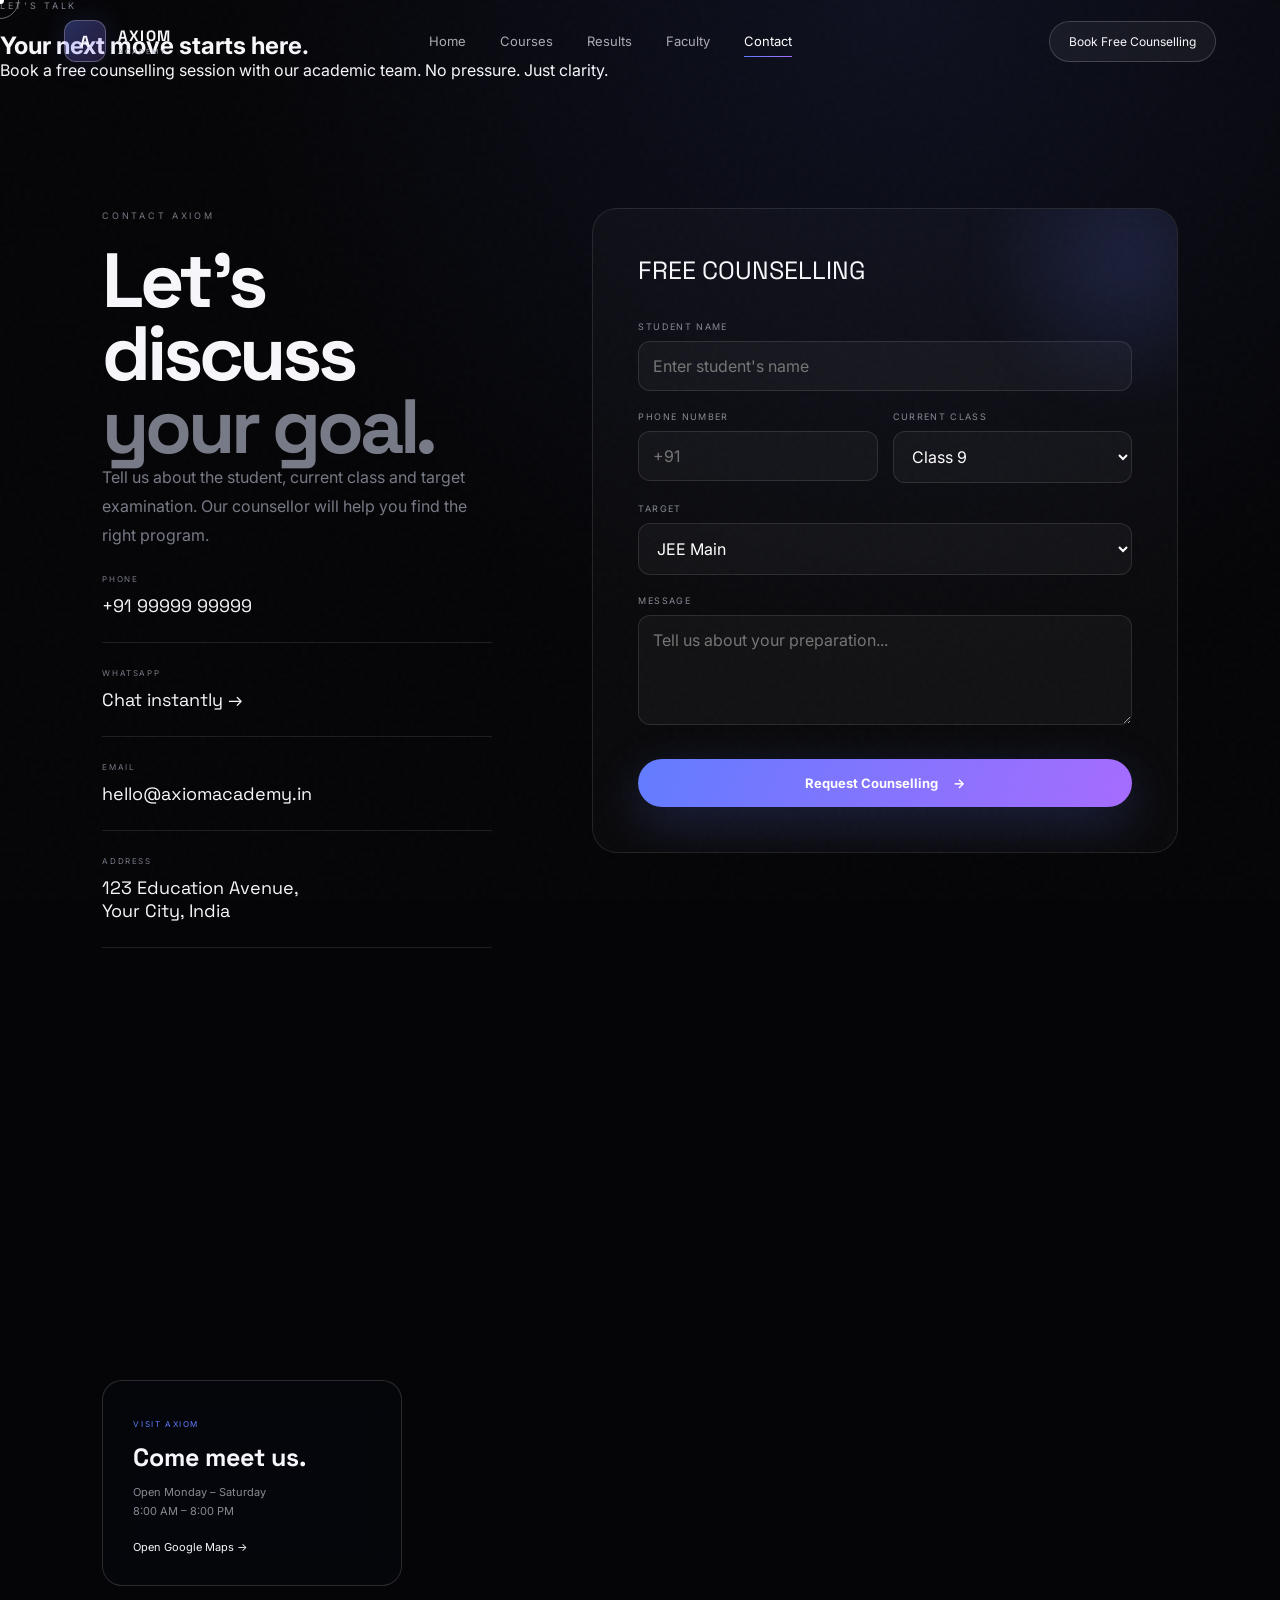
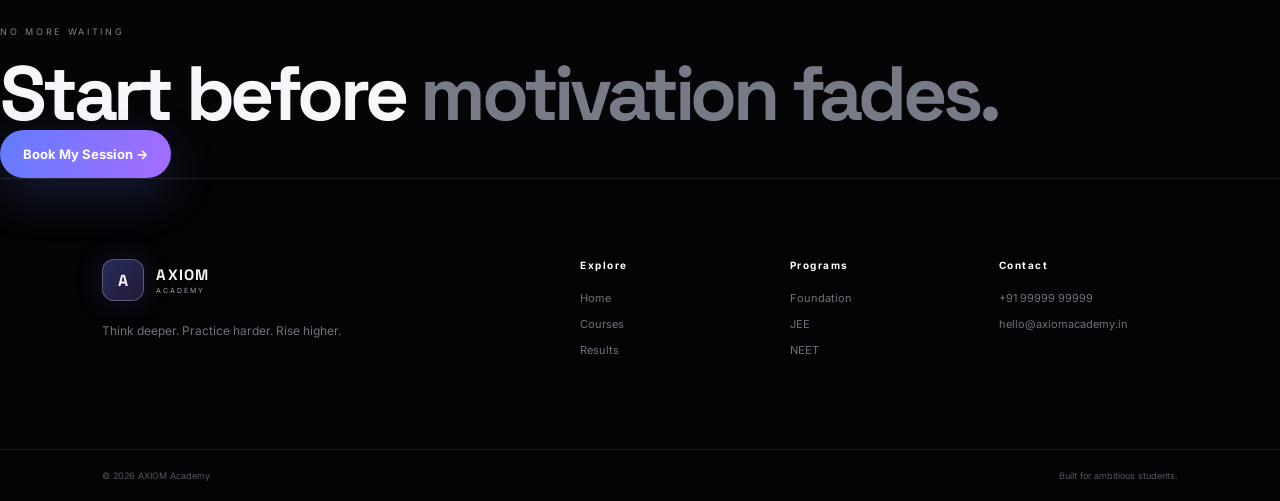
<file: contact.html>
<!DOCTYPE html>
<html lang="en">

<head>

<meta charset="UTF-8">
<meta name="viewport" content="width=device-width, initial-scale=1.0">

<title>Contact | AXIOM Academy</title>

<link href="https://fonts.googleapis.com/css2?family=Inter:wght@400;500;600;700;800;900&family=Space+Grotesk:wght@400;500;600;700&display=swap"
rel="stylesheet">

<link rel="stylesheet" href="styles.css">

</head>


<body class="inner-page">

<div id="preloader">

<div class="loader-core">
<div class="loader-ring"></div>
<div class="loader-logo">A</div>
</div>

<div class="loading-text">
CONNECTING<span>_</span>
</div>

</div>


<div class="cursor"></div>
<div class="cursor-ring"></div>


<header class="navbar">

<a href="index.html" class="brand">

<span class="brand-symbol">A</span>

<span>
<strong>AXIOM</strong>
<small>ACADEMY</small>
</span>

</a>


<nav class="desktop-nav">

<a href="index.html">Home</a>
<a href="courses.html">Courses</a>
<a href="results.html">Results</a>
<a href="faculty.html">Faculty</a>
<a href="contact.html" class="active">Contact</a>

</nav>


<a href="#form" class="nav-cta magnetic">
Book Free Counselling
</a>


<button class="mobile-menu-btn" id="mobileMenuBtn">
☰
</button>

</header>


<div class="mobile-menu" id="mobileMenu">

<a href="index.html">Home</a>
<a href="courses.html">Courses</a>
<a href="results.html">Results</a>
<a href="faculty.html">Faculty</a>
<a href="contact.html">Contact</a>

</div>


<main>


<section class="page-hero contact-hero">

<p class="section-label">
LET'S TALK
</p>

<h1>
Your next move
<span>starts here.</span>
</h1>

<p>
Book a free counselling session with our academic team.
No pressure. Just clarity.
</p>

</section>


<section class="contact-section section" id="form">


<div class="contact-grid">


<div class="contact-info">

<p class="section-label">
CONTACT AXIOM
</p>

<h2>
Let's discuss
<span>your goal.</span>
</h2>

<p>
Tell us about the student, current class and target examination.
Our counsellor will help you find the right program.
</p>


<div class="contact-method">

<span>PHONE</span>

<a href="tel:+919999999999">
+91 99999 99999
</a>

</div>


<div class="contact-method">

<span>WHATSAPP</span>

<a href="https://wa.me/919999999999">
Chat instantly →
</a>

</div>


<div class="contact-method">

<span>EMAIL</span>

<a href="mailto:hello@axiomacademy.in">
hello@axiomacademy.in
</a>

</div>


<div class="contact-method">

<span>ADDRESS</span>

<p>
123 Education Avenue,<br>
Your City, India
</p>

</div>

</div>


<!-- FORM -->

<div class="form-card">

<div class="form-glow"></div>

<form id="counsellingForm">

<div class="form-title">
FREE COUNSELLING
</div>


<div class="input-group">

<label>
Student Name
</label>

<input
type="text"
name="name"
placeholder="Enter student's name"
required>

</div>


<div class="input-row">

<div class="input-group">

<label>
Phone Number
</label>

<input
type="tel"
name="phone"
placeholder="+91"
required>

</div>


<div class="input-group">

<label>
Current Class
</label>

<select name="class">

<option>Class 9</option>
<option>Class 10</option>
<option>Class 11</option>
<option>Class 12</option>
<option>Dropper</option>

</select>

</div>

</div>


<div class="input-group">

<label>
Target
</label>

<select name="target">

<option>JEE Main</option>
<option>JEE Advanced</option>
<option>NEET</option>
<option>Boards</option>
<option>Foundation</option>

</select>

</div>


<div class="input-group">

<label>
Message
</label>

<textarea
name="message"
rows="4"
placeholder="Tell us about your preparation..."></textarea>

</div>


<button
type="submit"
class="btn btn-primary form-submit magnetic">

Request Counselling

<span>→</span>

</button>


<div id="formMessage"></div>

</form>

</div>

</div>

</section>


<!-- MAP -->

<section class="map-section">

<iframe
src="https://www.google.com/maps?q=New%20Delhi%20India&output=embed"
loading="lazy"
allowfullscreen>
</iframe>

<div class="map-card">

<span>VISIT AXIOM</span>

<h3>
Come meet us.
</h3>

<p>
Open Monday – Saturday
<br>
8:00 AM – 8:00 PM
</p>

<a href="https://www.google.com/maps"
target="_blank">
Open Google Maps →
</a>

</div>

</section>


<section class="final-cta">

<p class="section-label">
NO MORE WAITING
</p>

<h2>
Start before
<span>motivation fades.</span>
</h2>

<a href="#form" class="btn btn-primary magnetic">
Book My Session →
</a>

</section>


</main>


<footer>

<div class="footer-main">

<div class="footer-brand">

<div class="brand">

<span class="brand-symbol">A</span>

<span>
<strong>AXIOM</strong>
<small>ACADEMY</small>
</span>

</div>

<p>
Think deeper. Practice harder. Rise higher.
</p>

</div>


<div class="footer-links">

<div>
<h4>Explore</h4>
<a href="index.html">Home</a>
<a href="courses.html">Courses</a>
<a href="results.html">Results</a>
</div>

<div>
<h4>Programs</h4>
<a href="courses.html">Foundation</a>
<a href="courses.html">JEE</a>
<a href="courses.html">NEET</a>
</div>

<div>
<h4>Contact</h4>
<a href="tel:+919999999999">+91 99999 99999</a>
<a href="mailto:hello@axiomacademy.in">hello@axiomacademy.in</a>
</div>

</div>

</div>


<div class="footer-bottom">

<span>
© 2026 AXIOM Academy
</span>

<span>
Built for ambitious students.
</span>

</div>

</footer>


<script src="https://cdnjs.cloudflare.com/ajax/libs/gsap/3.12.5/gsap.min.js"></script>

<script src="data.js"></script>
<script src="app.js"></script>

</body>

</html>
</file>
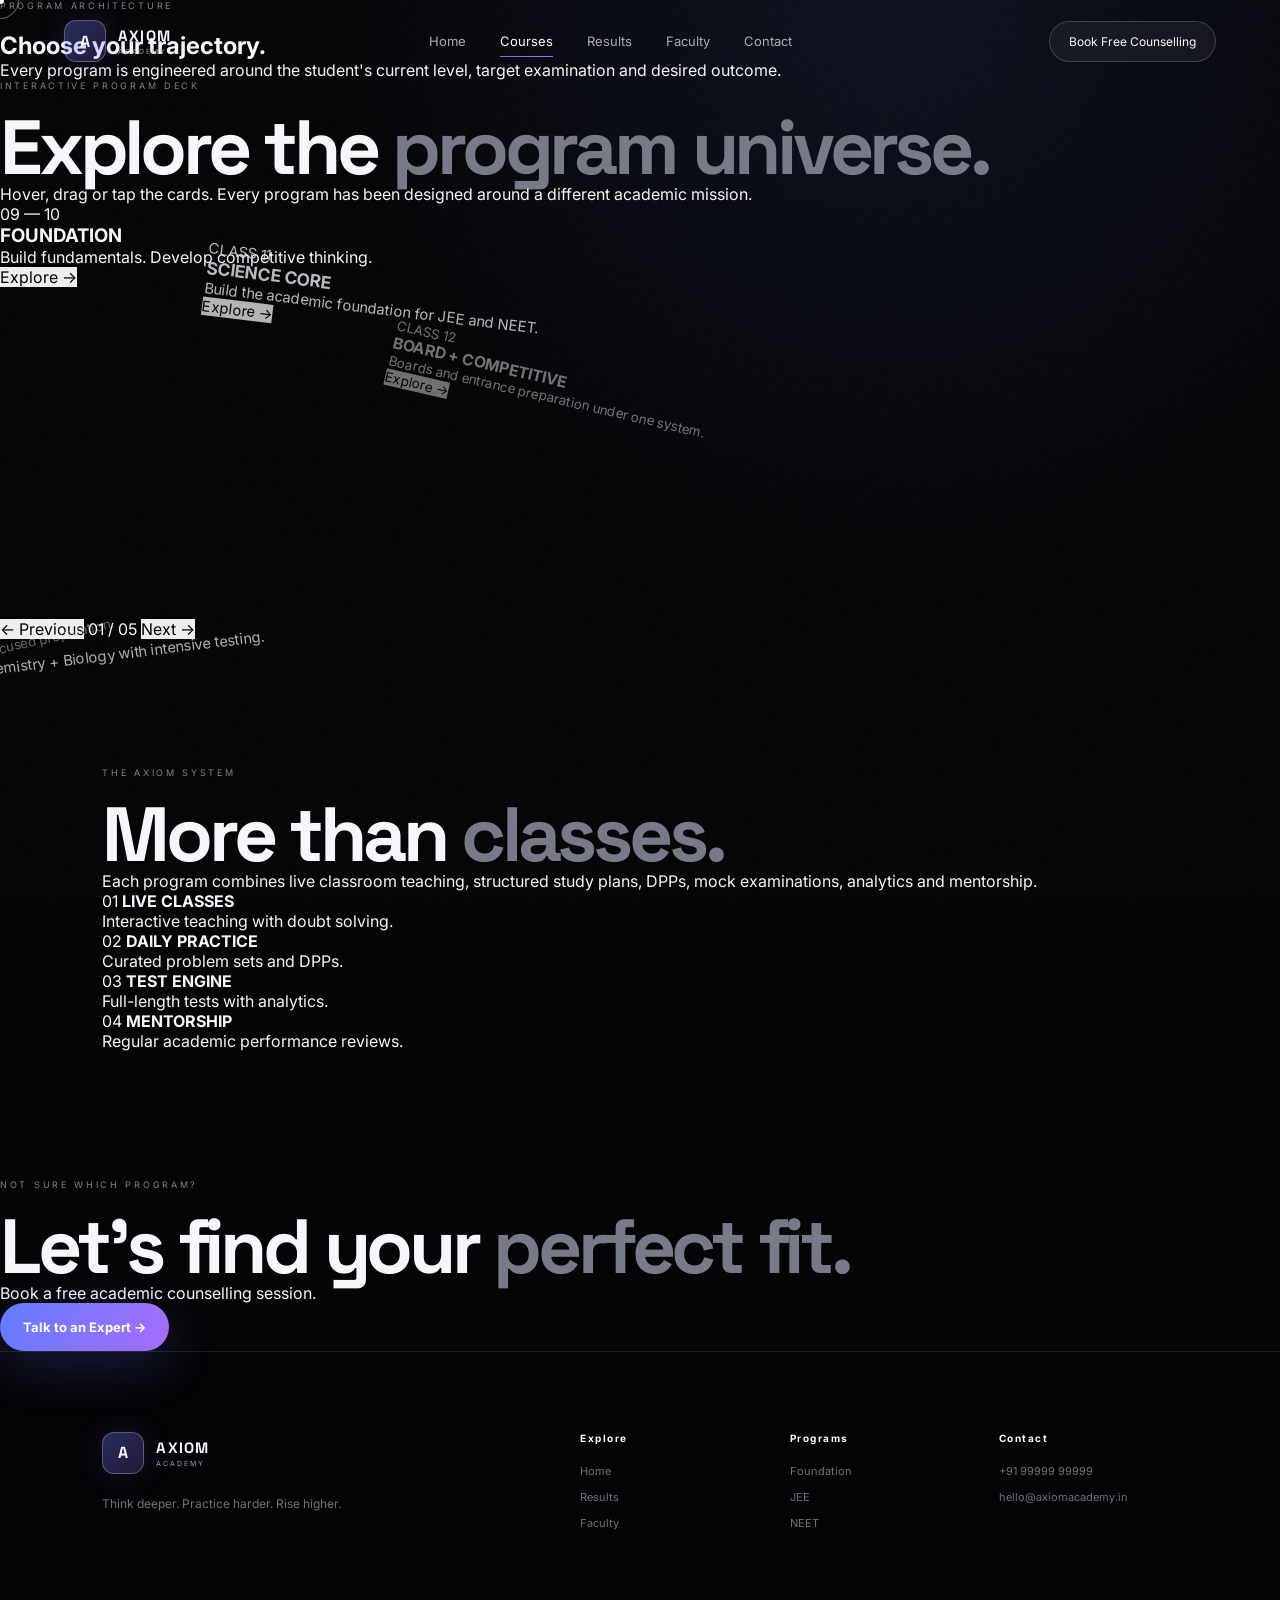
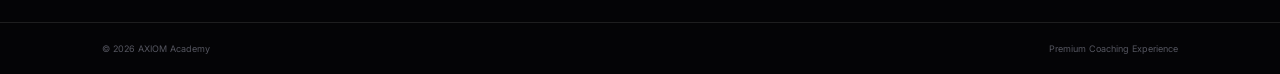
<file: courses.html>
<!DOCTYPE html>
<html lang="en">

<head>

<meta charset="UTF-8">
<meta name="viewport" content="width=device-width, initial-scale=1.0">

<title>Programs | AXIOM Academy</title>

<link rel="preconnect" href="https://fonts.googleapis.com">
<link rel="preconnect" href="https://fonts.gstatic.com" crossorigin>

<link href="https://fonts.googleapis.com/css2?family=Inter:wght@400;500;600;700;800;900&family=Space+Grotesk:wght@400;500;600;700&display=swap"
rel="stylesheet">

<link rel="stylesheet" href="styles.css">

</head>


<body class="inner-page">


<div id="preloader">

<div class="loader-core">
<div class="loader-ring"></div>
<div class="loader-logo">A</div>
</div>

<div class="loading-text">
LOADING PROGRAMS<span>_</span>
</div>

</div>


<div class="cursor"></div>
<div class="cursor-ring"></div>


<header class="navbar">

<a href="index.html" class="brand">

<span class="brand-symbol">A</span>

<span>
<strong>AXIOM</strong>
<small>ACADEMY</small>
</span>

</a>


<nav class="desktop-nav">

<a href="index.html">Home</a>
<a href="courses.html" class="active">Courses</a>
<a href="results.html">Results</a>
<a href="faculty.html">Faculty</a>
<a href="contact.html">Contact</a>

</nav>


<a href="contact.html" class="nav-cta magnetic">
Book Free Counselling
</a>


<button class="mobile-menu-btn" id="mobileMenuBtn">
☰
</button>

</header>


<div class="mobile-menu" id="mobileMenu">

<a href="index.html">Home</a>
<a href="courses.html">Courses</a>
<a href="results.html">Results</a>
<a href="faculty.html">Faculty</a>
<a href="contact.html">Contact</a>

</div>


<main>


<section class="page-hero">

<div class="page-hero-glow"></div>

<p class="section-label">
PROGRAM ARCHITECTURE
</p>

<h1>
Choose your
<span>trajectory.</span>
</h1>

<p>
Every program is engineered around the student's current level,
target examination and desired outcome.
</p>

</section>


<!-- SPIRAL DECK -->

<section class="course-deck-section">

<div class="deck-intro">

<p class="section-label">
INTERACTIVE PROGRAM DECK
</p>

<h2>
Explore the
<span>program universe.</span>
</h2>

<p>
Hover, drag or tap the cards. Every program has been designed
around a different academic mission.
</p>

</div>


<div class="course-deck" id="courseDeck">


<article class="deck-card card-1">

<div class="deck-image"
style="background-image:url('https://images.unsplash.com/photo-1523240795612-9a054b0db644?auto=format&fit=crop&w=1200&q=85')">
</div>

<div class="deck-overlay"></div>

<div class="deck-content">

<span>09 — 10</span>

<h3>
FOUNDATION
</h3>

<p>
Build fundamentals.
Develop competitive thinking.
</p>

<button onclick="openCourse('foundation')">
Explore →
</button>

</div>

</article>


<article class="deck-card card-2">

<div class="deck-image"
style="background-image:url('https://images.unsplash.com/photo-1531482615713-2afd69097998?auto=format&fit=crop&w=1200&q=85')">
</div>

<div class="deck-overlay"></div>

<div class="deck-content">

<span>CLASS 11</span>

<h3>
SCIENCE CORE
</h3>

<p>
Build the academic foundation
for JEE and NEET.
</p>

<button onclick="openCourse('class11')">
Explore →
</button>

</div>

</article>


<article class="deck-card card-3">

<div class="deck-image"
style="background-image:url('https://images.unsplash.com/photo-1635070041078-e363dbe005cb?auto=format&fit=crop&w=1200&q=85')">
</div>

<div class="deck-overlay"></div>

<div class="deck-content">

<span>CLASS 12</span>

<h3>
BOARD + COMPETITIVE
</h3>

<p>
Boards and entrance preparation
under one system.
</p>

<button onclick="openCourse('class12')">
Explore →
</button>

</div>

</article>


<article class="deck-card card-4">

<div class="deck-image"
style="background-image:url('https://images.unsplash.com/photo-1636466497217-26a8cbeaf0aa?auto=format&fit=crop&w=1200&q=85')">
</div>

<div class="deck-overlay"></div>

<div class="deck-content">

<span>ENGINEERING</span>

<h3>
JEE
</h3>

<p>
Main + Advanced rank-focused preparation.
</p>

<button onclick="openCourse('jee')">
Explore →
</button>

</div>

</article>


<article class="deck-card card-5">

<div class="deck-image"
style="background-image:url('https://images.unsplash.com/photo-1576091160399-112ba8d25d1d?auto=format&fit=crop&w=1200&q=85')">
</div>

<div class="deck-overlay"></div>

<div class="deck-content">

<span>MEDICAL</span>

<h3>
NEET
</h3>

<p>
Physics + Chemistry + Biology
with intensive testing.
</p>

<button onclick="openCourse('neet')">
Explore →
</button>

</div>

</article>

</div>


<div class="deck-controls">

<button onclick="rotateDeck(-1)">
← Previous
</button>

<span id="deckPosition">
01 / 05
</span>

<button onclick="rotateDeck(1)">
Next →
</button>

</div>

</section>


<!-- PROGRAM DETAILS -->

<section class="section course-detail-section">

<div class="course-detail-grid">

<div>

<p class="section-label">
THE AXIOM SYSTEM
</p>

<h2>
More than
<span>classes.</span>
</h2>

<p>
Each program combines live classroom teaching,
structured study plans, DPPs, mock examinations,
analytics and mentorship.
</p>

</div>


<div class="detail-points">

<div>
<span>01</span>
<strong>LIVE CLASSES</strong>
<p>Interactive teaching with doubt solving.</p>
</div>

<div>
<span>02</span>
<strong>DAILY PRACTICE</strong>
<p>Curated problem sets and DPPs.</p>
</div>

<div>
<span>03</span>
<strong>TEST ENGINE</strong>
<p>Full-length tests with analytics.</p>
</div>

<div>
<span>04</span>
<strong>MENTORSHIP</strong>
<p>Regular academic performance reviews.</p>
</div>

</div>

</div>

</section>


<!-- CTA -->

<section class="final-cta">

<p class="section-label">
NOT SURE WHICH PROGRAM?
</p>

<h2>
Let's find your
<span>perfect fit.</span>
</h2>

<p>
Book a free academic counselling session.
</p>

<a href="contact.html" class="btn btn-primary magnetic">
Talk to an Expert →
</a>

</section>


</main>


<footer>

<div class="footer-main">

<div class="footer-brand">

<div class="brand">

<span class="brand-symbol">A</span>

<span>
<strong>AXIOM</strong>
<small>ACADEMY</small>
</span>

</div>

<p>
Think deeper. Practice harder. Rise higher.
</p>

</div>


<div class="footer-links">

<div>
<h4>Explore</h4>
<a href="index.html">Home</a>
<a href="results.html">Results</a>
<a href="faculty.html">Faculty</a>
</div>

<div>
<h4>Programs</h4>
<a href="courses.html">Foundation</a>
<a href="courses.html">JEE</a>
<a href="courses.html">NEET</a>
</div>

<div>
<h4>Contact</h4>
<a href="tel:+919999999999">+91 99999 99999</a>
<a href="mailto:hello@axiomacademy.in">hello@axiomacademy.in</a>
</div>

</div>

</div>

<div class="footer-bottom">

<span>© 2026 AXIOM Academy</span>

<span>Premium Coaching Experience</span>

</div>

</footer>


<script src="https://cdnjs.cloudflare.com/ajax/libs/gsap/3.12.5/gsap.min.js"></script>

<script src="data.js"></script>
<script src="app.js"></script>

</body>

</html>
</file>
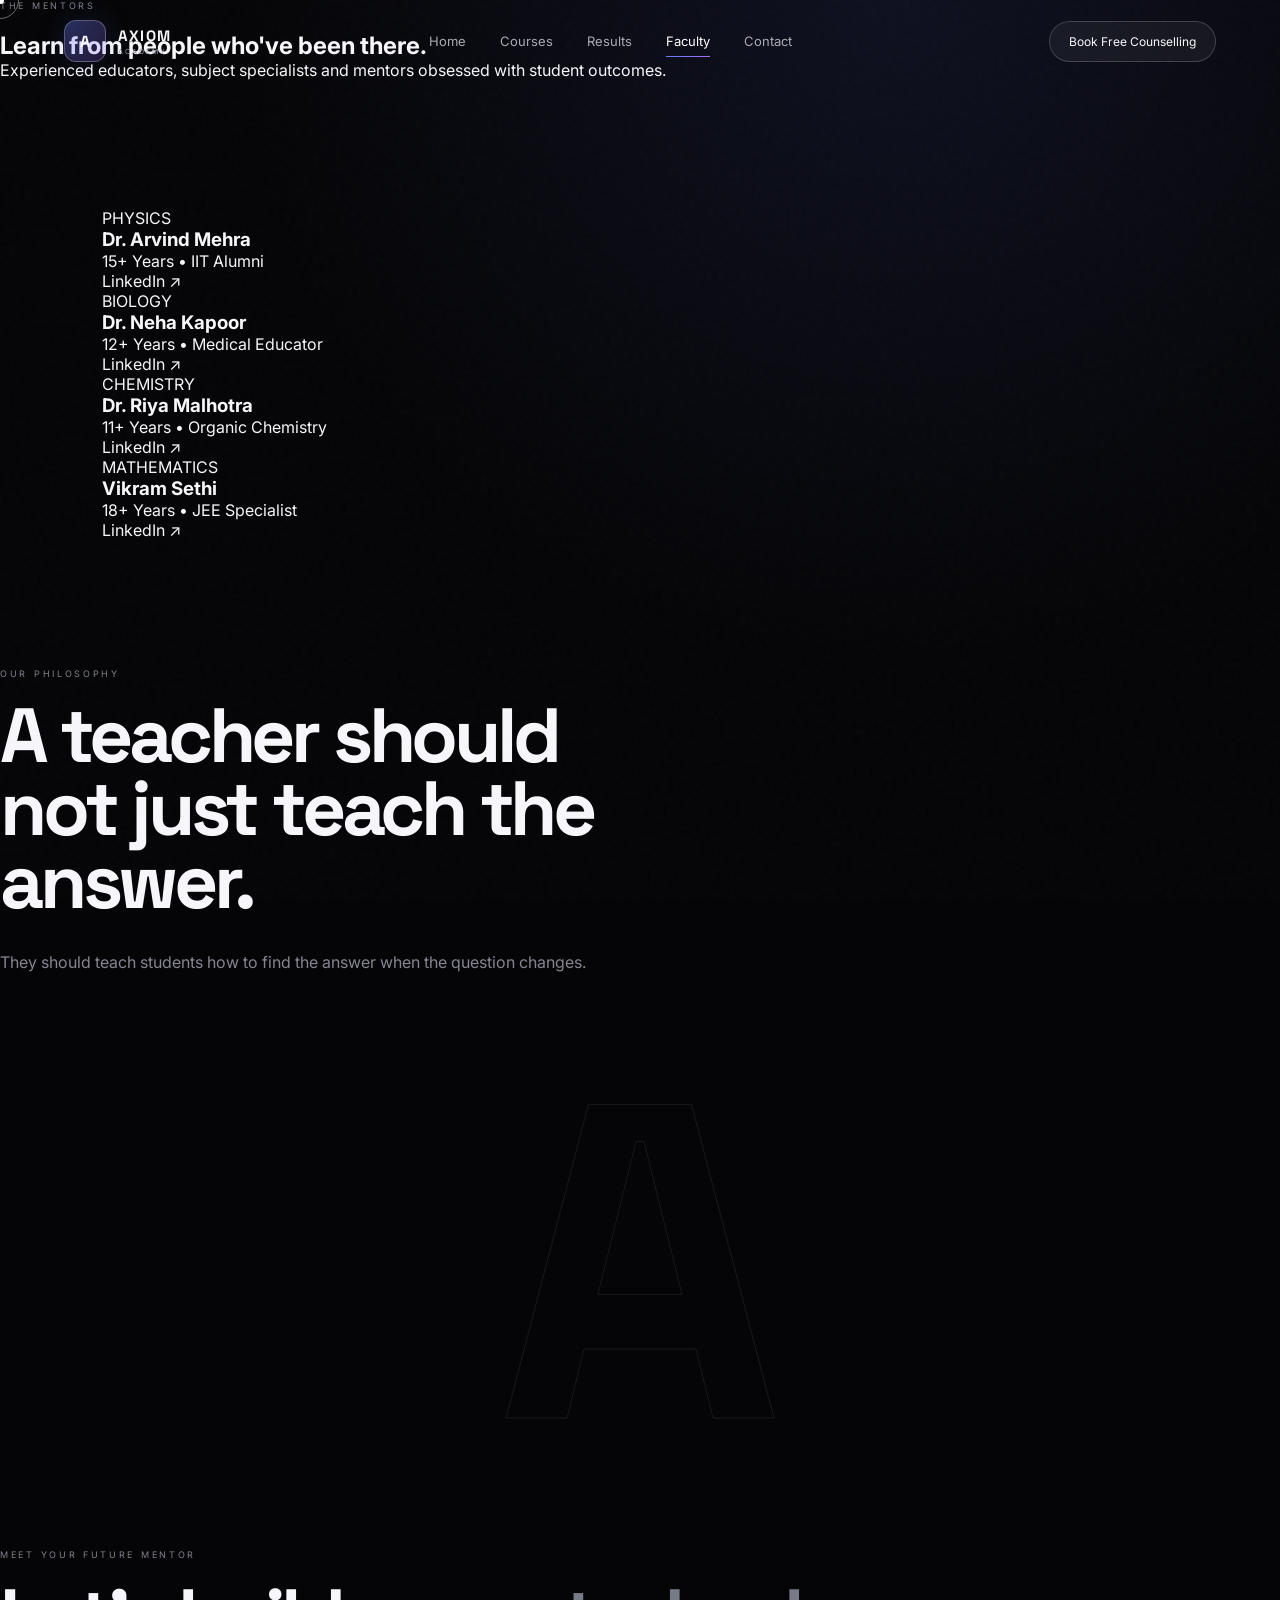
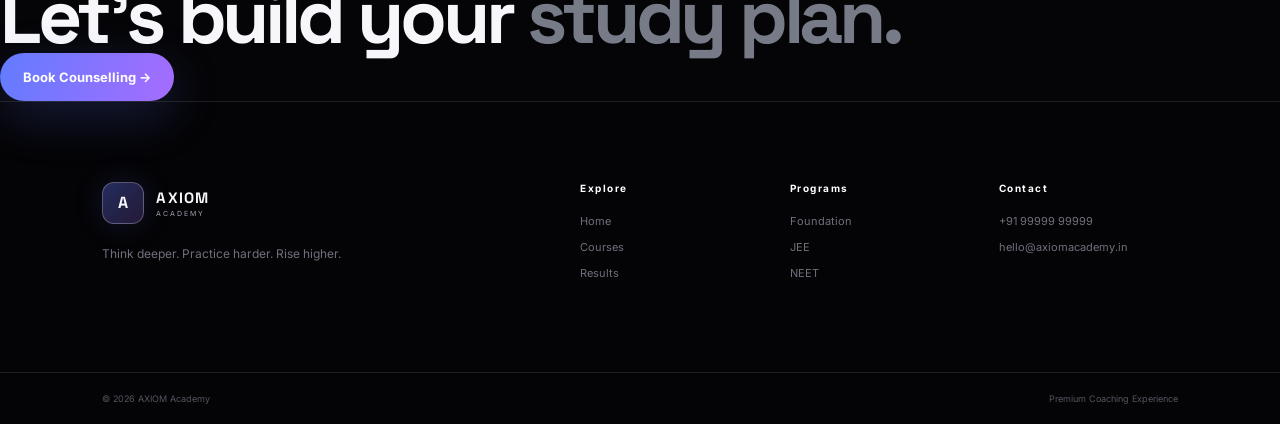
<file: faculty.html>
<!DOCTYPE html>
<html lang="en">

<head>

<meta charset="UTF-8">
<meta name="viewport" content="width=device-width, initial-scale=1.0">

<title>Faculty | AXIOM Academy</title>

<link href="https://fonts.googleapis.com/css2?family=Inter:wght@400;500;600;700;800;900&family=Space+Grotesk:wght@400;500;600;700&display=swap"
rel="stylesheet">

<link rel="stylesheet" href="styles.css">

</head>


<body class="inner-page">

<div id="preloader">

<div class="loader-core">
<div class="loader-ring"></div>
<div class="loader-logo">A</div>
</div>

<div class="loading-text">
MEETING THE FACULTY<span>_</span>
</div>

</div>


<div class="cursor"></div>
<div class="cursor-ring"></div>


<header class="navbar">

<a href="index.html" class="brand">

<span class="brand-symbol">A</span>

<span>
<strong>AXIOM</strong>
<small>ACADEMY</small>
</span>

</a>


<nav class="desktop-nav">

<a href="index.html">Home</a>
<a href="courses.html">Courses</a>
<a href="results.html">Results</a>
<a href="faculty.html" class="active">Faculty</a>
<a href="contact.html">Contact</a>

</nav>


<a href="contact.html" class="nav-cta magnetic">
Book Free Counselling
</a>

<button class="mobile-menu-btn" id="mobileMenuBtn">
☰
</button>

</header>


<div class="mobile-menu" id="mobileMenu">

<a href="index.html">Home</a>
<a href="courses.html">Courses</a>
<a href="results.html">Results</a>
<a href="faculty.html">Faculty</a>
<a href="contact.html">Contact</a>

</div>


<main>


<section class="page-hero">

<p class="section-label">
THE MENTORS
</p>

<h1>
Learn from people
<span>who've been there.</span>
</h1>

<p>
Experienced educators, subject specialists and mentors
obsessed with student outcomes.
</p>

</section>


<section class="faculty-grid-section section">


<div class="faculty-grid">


<article class="faculty-card reveal">

<div class="faculty-image"
style="background-image:url('https://images.unsplash.com/photo-1560250097-0b93528c311a?auto=format&fit=crop&w=900&q=85')">
</div>

<div class="faculty-info">

<span>PHYSICS</span>

<h3>
Dr. Arvind Mehra
</h3>

<p>
15+ Years • IIT Alumni
</p>

<div class="faculty-social">
LinkedIn ↗
</div>

</div>

</article>


<article class="faculty-card reveal">

<div class="faculty-image"
style="background-image:url('https://images.unsplash.com/photo-1580489944761-15a19d654956?auto=format&fit=crop&w=900&q=85')">
</div>

<div class="faculty-info">

<span>BIOLOGY</span>

<h3>
Dr. Neha Kapoor
</h3>

<p>
12+ Years • Medical Educator
</p>

<div class="faculty-social">
LinkedIn ↗
</div>

</div>

</article>


<article class="faculty-card reveal">

<div class="faculty-image"
style="background-image:url('https://images.unsplash.com/photo-1534528741775-53994a69daeb?auto=format&fit=crop&w=900&q=85')">
</div>

<div class="faculty-info">

<span>CHEMISTRY</span>

<h3>
Dr. Riya Malhotra
</h3>

<p>
11+ Years • Organic Chemistry
</p>

<div class="faculty-social">
LinkedIn ↗
</div>

</div>

</article>


<article class="faculty-card reveal">

<div class="faculty-image"
style="background-image:url('https://images.unsplash.com/photo-1507003211169-0a1dd7228f2d?auto=format&fit=crop&w=900&q=85')">
</div>

<div class="faculty-info">

<span>MATHEMATICS</span>

<h3>
Vikram Sethi
</h3>

<p>
18+ Years • JEE Specialist
</p>

<div class="faculty-social">
LinkedIn ↗
</div>

</div>

</article>


</div>

</section>


<section class="mentor-philosophy">

<div class="philosophy-content">

<p class="section-label">
OUR PHILOSOPHY
</p>

<h2>
A teacher should not
just teach the answer.
</h2>

<p>
They should teach students how to find the answer
when the question changes.
</p>

</div>

<div class="philosophy-symbol">
A
</div>

</section>


<section class="final-cta">

<p class="section-label">
MEET YOUR FUTURE MENTOR
</p>

<h2>
Let's build your
<span>study plan.</span>
</h2>

<a href="contact.html" class="btn btn-primary magnetic">
Book Counselling →
</a>

</section>


</main>


<footer>

<div class="footer-main">

<div class="footer-brand">

<div class="brand">

<span class="brand-symbol">A</span>

<span>
<strong>AXIOM</strong>
<small>ACADEMY</small>
</span>

</div>

<p>
Think deeper. Practice harder. Rise higher.
</p>

</div>


<div class="footer-links">

<div>
<h4>Explore</h4>
<a href="index.html">Home</a>
<a href="courses.html">Courses</a>
<a href="results.html">Results</a>
</div>

<div>
<h4>Programs</h4>
<a href="courses.html">Foundation</a>
<a href="courses.html">JEE</a>
<a href="courses.html">NEET</a>
</div>

<div>
<h4>Contact</h4>
<a href="tel:+919999999999">+91 99999 99999</a>
<a href="mailto:hello@axiomacademy.in">hello@axiomacademy.in</a>
</div>

</div>

</div>


<div class="footer-bottom">
<span>© 2026 AXIOM Academy</span>
<span>Premium Coaching Experience</span>
</div>

</footer>


<script src="https://cdnjs.cloudflare.com/ajax/libs/gsap/3.12.5/gsap.min.js"></script>

<script src="data.js"></script>
<script src="app.js"></script>

</body>

  </html>
</file>
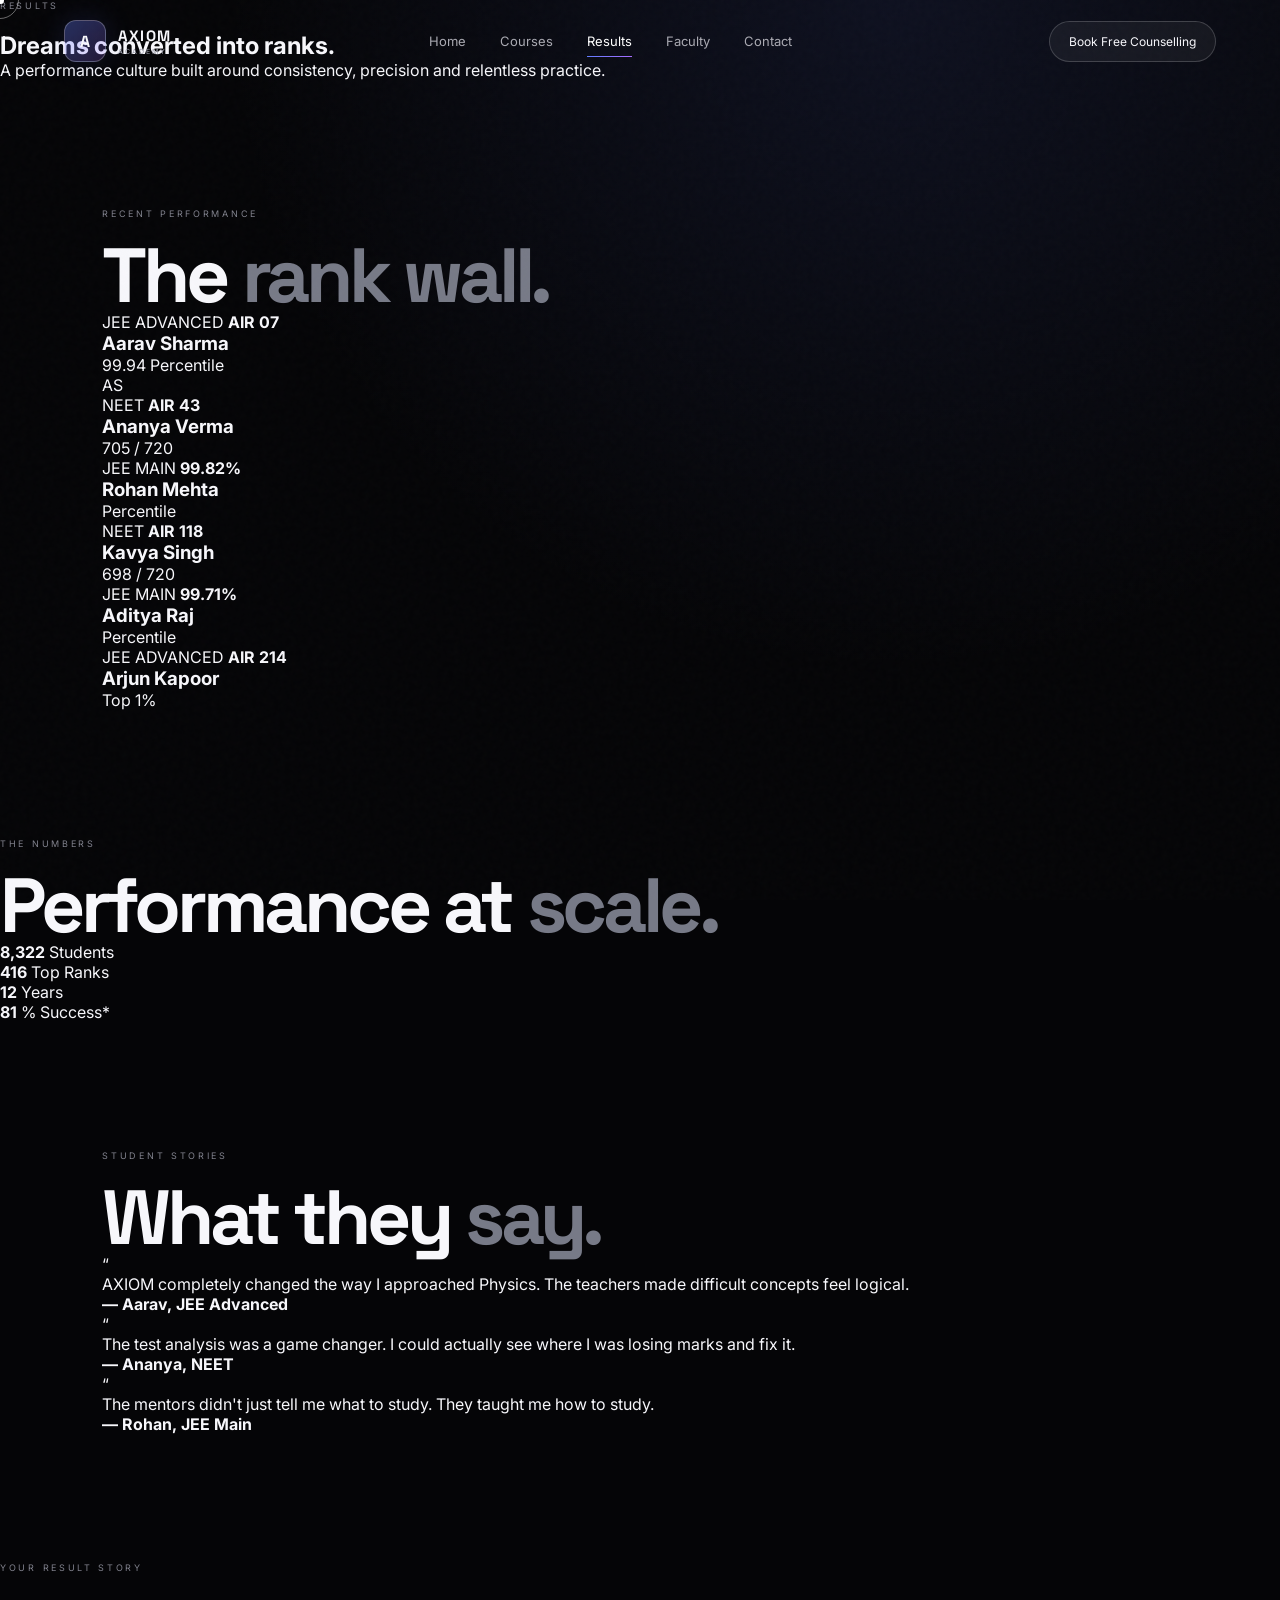
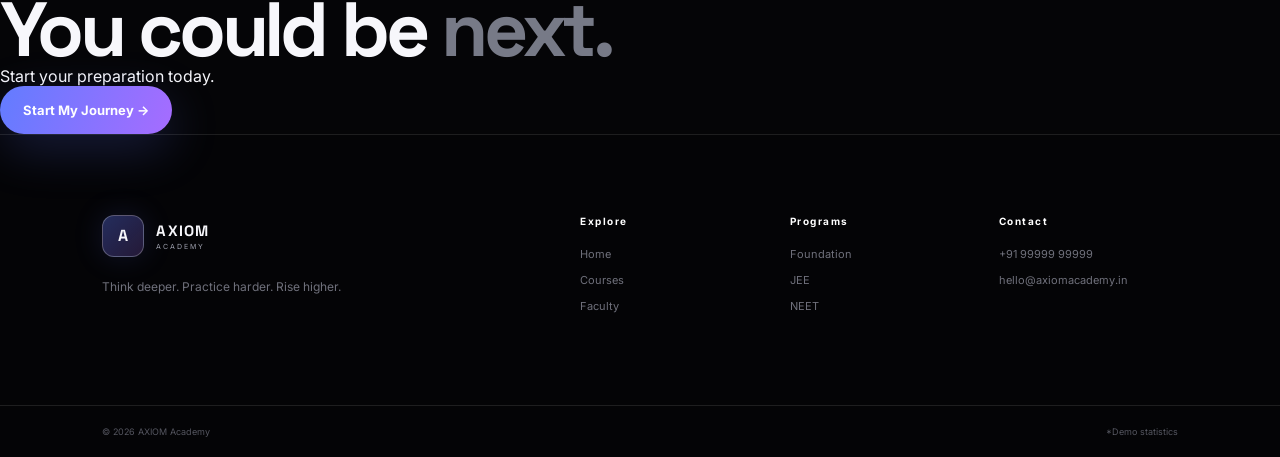
<file: results.html>
<!DOCTYPE html>
<html lang="en">

<head>

<meta charset="UTF-8">
<meta name="viewport" content="width=device-width, initial-scale=1.0">

<title>Results | AXIOM Academy</title>

<link href="https://fonts.googleapis.com/css2?family=Inter:wght@400;500;600;700;800;900&family=Space+Grotesk:wght@400;500;600;700&display=swap"
rel="stylesheet">

<link rel="stylesheet" href="styles.css">

</head>


<body class="inner-page">

<div id="preloader">

<div class="loader-core">
<div class="loader-ring"></div>
<div class="loader-logo">A</div>
</div>

<div class="loading-text">
LOADING RESULTS<span>_</span>
</div>

</div>


<div class="cursor"></div>
<div class="cursor-ring"></div>


<header class="navbar">

<a href="index.html" class="brand">

<span class="brand-symbol">A</span>

<span>
<strong>AXIOM</strong>
<small>ACADEMY</small>
</span>

</a>


<nav class="desktop-nav">

<a href="index.html">Home</a>
<a href="courses.html">Courses</a>
<a href="results.html" class="active">Results</a>
<a href="faculty.html">Faculty</a>
<a href="contact.html">Contact</a>

</nav>


<a href="contact.html" class="nav-cta magnetic">
Book Free Counselling
</a>

<button class="mobile-menu-btn" id="mobileMenuBtn">
☰
</button>

</header>


<div class="mobile-menu" id="mobileMenu">

<a href="index.html">Home</a>
<a href="courses.html">Courses</a>
<a href="results.html">Results</a>
<a href="faculty.html">Faculty</a>
<a href="contact.html">Contact</a>

</div>


<main>


<section class="page-hero results-page-hero">

<p class="section-label">
RESULTS
</p>

<h1>
Dreams converted
<span>into ranks.</span>
</h1>

<p>
A performance culture built around consistency,
precision and relentless practice.
</p>

</section>


<section class="rank-wall section">

<div class="rank-heading">

<p class="section-label">
RECENT PERFORMANCE
</p>

<h2>
The <span>rank wall.</span>
</h2>

</div>


<div class="rank-grid">


<div class="rank-card rank-featured reveal">

<span class="rank-exam">
JEE ADVANCED
</span>

<strong>
AIR 07
</strong>

<h3>
Aarav Sharma
</h3>

<p>
99.94 Percentile
</p>

<div class="rank-avatar">
AS
</div>

</div>


<div class="rank-card reveal">

<span class="rank-exam">
NEET
</span>

<strong>
AIR 43
</strong>

<h3>
Ananya Verma
</h3>

<p>
705 / 720</p>

</div>


<div class="rank-card reveal">

<span class="rank-exam">
JEE MAIN
</span>

<strong>
99.82%
</strong>

<h3>
Rohan Mehta
</h3>

<p>
Percentile</p>

</div>


<div class="rank-card reveal">

<span class="rank-exam">
NEET
</span>

<strong>
AIR 118
</strong>

<h3>
Kavya Singh
</h3>

<p>
698 / 720</p>

</div>


<div class="rank-card reveal">

<span class="rank-exam">
JEE MAIN
</span>

<strong>
99.71%
</strong>

<h3>
Aditya Raj
</h3>

<p>
Percentile</p>

</div>


<div class="rank-card reveal">

<span class="rank-exam">
JEE ADVANCED
</span>

<strong>
AIR 214
</strong>

<h3>
Arjun Kapoor
</h3>

<p>
Top 1%</p>

</div>

</div>

</section>


<!-- STATS -->

<section class="performance-section">

<div class="performance-content">

<p class="section-label">
THE NUMBERS
</p>

<h2>
Performance at
<span>scale.</span>
</h2>

</div>


<div class="performance-stats">

<div>
<strong data-counter="10000">0</strong>
<span>Students</span>
</div>

<div>
<strong data-counter="500">0</strong>
<span>Top Ranks</span>
</div>

<div>
<strong data-counter="15">0</strong>
<span>Years</span>
</div>

<div>
<strong data-counter="98">0</strong>
<span>% Success*</span>
</div>

</div>

</section>


<!-- TESTIMONIALS -->

<section class="section testimonial-section">

<p class="section-label">
STUDENT STORIES
</p>

<h2>
What they
<span>say.</span>
</h2>


<div class="testimonial-grid">

<article class="testimonial reveal">

<div class="quote">
“
</div>

<p>
AXIOM completely changed the way I approached Physics.
The teachers made difficult concepts feel logical.
</p>

<strong>
— Aarav, JEE Advanced
</strong>

</article>


<article class="testimonial reveal">

<div class="quote">
“
</div>

<p>
The test analysis was a game changer. I could actually see
where I was losing marks and fix it.
</p>

<strong>
— Ananya, NEET
</strong>

</article>


<article class="testimonial reveal">

<div class="quote">
“
</div>

<p>
The mentors didn't just tell me what to study.
They taught me how to study.
</p>

<strong>
— Rohan, JEE Main
</strong>

</article>

</div>

</section>


<section class="final-cta">

<p class="section-label">
YOUR RESULT STORY
</p>

<h2>
You could be
<span>next.</span>
</h2>

<p>
Start your preparation today.
</p>

<a href="contact.html" class="btn btn-primary magnetic">
Start My Journey →
</a>

</section>


</main>


<footer>

<div class="footer-main">

<div class="footer-brand">

<div class="brand">

<span class="brand-symbol">A</span>

<span>
<strong>AXIOM</strong>
<small>ACADEMY</small>
</span>

</div>

<p>
Think deeper. Practice harder. Rise higher.
</p>

</div>

<div class="footer-links">

<div>
<h4>Explore</h4>
<a href="index.html">Home</a>
<a href="courses.html">Courses</a>
<a href="faculty.html">Faculty</a>
</div>

<div>
<h4>Programs</h4>
<a href="courses.html">Foundation</a>
<a href="courses.html">JEE</a>
<a href="courses.html">NEET</a>
</div>

<div>
<h4>Contact</h4>
<a href="tel:+919999999999">+91 99999 99999</a>
<a href="mailto:hello@axiomacademy.in">hello@axiomacademy.in</a>
</div>

</div>

</div>

<div class="footer-bottom">
<span>© 2026 AXIOM Academy</span>
<span>*Demo statistics</span>
</div>

</footer>


<script src="https://cdnjs.cloudflare.com/ajax/libs/gsap/3.12.5/gsap.min.js"></script>

<script src="data.js"></script>
<script src="app.js"></script>

</body>

</html>
</file>
<file: styles.css>
/* =========================================================
   AXIOM ACADEMY
   PREMIUM VISUAL SYSTEM
========================================================= */

:root {

    --bg: #050507;

    --bg2: #090a10;

    --surface: #101116;

    --surface2: #151720;

    --text: #f7f7fb;

    --muted: #9b9daa;

    --line: rgba(255,255,255,.10);

    --blue: #627cff;

    --purple: #a66cff;

    --cyan: #58d9ff;

    --green: #69f0c1;

    --radius: 24px;

}


* {

    margin: 0;

    padding: 0;

    box-sizing: border-box;

}


html {

    scroll-behavior: smooth;

}


body {

    background:
        radial-gradient(
            circle at 70% 0%,
            rgba(98,124,255,.10),
            transparent 30%
        ),
        var(--bg);

    color: var(--text);

    font-family: "Inter", sans-serif;

    overflow-x: hidden;

}


body::before {

    content: "";

    position: fixed;

    inset: 0;

    pointer-events: none;

    opacity: .025;

    background-image:
        url("data:image/svg+xml,%3Csvg viewBox='0 0 200 200' xmlns='http://www.w3.org/2000/svg'%3E%3Cfilter id='n'%3E%3CfeTurbulence type='fractalNoise' baseFrequency='.8' numOctaves='3' stitchTiles='stitch'/%3E%3C/filter%3E%3Crect width='100%25' height='100%25' filter='url(%23n)' opacity='.8'/%3E%3C/svg%3E");

    z-index: 999;

}


a {

    color: inherit;

    text-decoration: none;

}


button,
input,
select,
textarea {

    font: inherit;

}


button {

    border: none;

    cursor: pointer;

}


/* ---------------------------------------------------------
   PRELOADER
--------------------------------------------------------- */

#preloader {

    position: fixed;

    inset: 0;

    background: #030305;

    z-index: 99999;

    display: flex;

    align-items: center;

    justify-content: center;

    flex-direction: column;

    transition:
        opacity .8s ease,
        visibility .8s ease;

}


#preloader.loaded {

    opacity: 0;

    visibility: hidden;

}


.loader-core {

    position: relative;

    width: 90px;

    height: 90px;

    display: grid;

    place-items: center;

}


.loader-ring {

    position: absolute;

    inset: 0;

    border: 1px solid rgba(255,255,255,.15);

    border-top-color: var(--blue);

    border-right-color: var(--purple);

    border-radius: 50%;

    animation:
        spin 1.1s linear infinite;

}


.loader-logo {

    font-family:
        "Space Grotesk",
        sans-serif;

    font-size: 42px;

    font-weight: 800;

}


.loading-text {

    margin-top: 28px;

    font-size: 10px;

    letter-spacing: .35em;

    color: var(--muted);

}


.loading-text span {

    animation: blink 1s infinite;

}


@keyframes spin {

    to {
        transform: rotate(360deg);
    }

}


@keyframes blink {

    50% {
        opacity: 0;
    }

}


/* ---------------------------------------------------------
   CURSOR
--------------------------------------------------------- */

.cursor,
.cursor-ring {

    position: fixed;

    top: 0;

    left: 0;

    pointer-events: none;

    z-index: 10000;

    border-radius: 50%;

}


.cursor {

    width: 7px;

    height: 7px;

    background: white;

    margin-left: -3px;

    margin-top: -3px;

}


.cursor-ring {

    width: 38px;

    height: 38px;

    border: 1px solid rgba(255,255,255,.4);

    margin-left: -19px;

    margin-top: -19px;

    transition:
        width .3s,
        height .3s,
        margin .3s,
        border .3s;

}


.cursor-hover {

    transform: scale(0) !important;

}


.cursor-ring-hover {

    width: 65px;

    height: 65px;

    margin-left: -32px;

    margin-top: -32px;

    border-color: var(--cyan);

}


/* ---------------------------------------------------------
   NAV
--------------------------------------------------------- */

.navbar {

    position: fixed;

    top: 0;

    left: 0;

    width: 100%;

    height: 82px;

    padding:
        0 clamp(20px,5vw,80px);

    display: flex;

    align-items: center;

    justify-content: space-between;

    z-index: 5000;

    transition:
        background .4s,
        border .4s,
        backdrop-filter .4s;

}


.navbar.scrolled {

    background:
        rgba(5,5,7,.72);

    backdrop-filter:
        blur(22px);

    border-bottom:
        1px solid var(--line);

}


.brand {

    display: flex;

    align-items: center;

    gap: 12px;

}


.brand-symbol {

    width: 42px;

    height: 42px;

    display: grid;

    place-items: center;

    border:
        1px solid rgba(255,255,255,.25);

    border-radius: 12px;

    background:
        linear-gradient(
            135deg,
            rgba(98,124,255,.35),
            rgba(166,108,255,.2)
        );

    font-family:
        "Space Grotesk";

    font-weight: 800;

    box-shadow:
        0 0 30px
        rgba(98,124,255,.15);

}


.brand strong {

    display: block;

    font-family:
        "Space Grotesk";

    letter-spacing: .08em;

    font-size: 15px;

}


.brand small {

    display: block;

    color: var(--muted);

    font-size: 7px;

    letter-spacing: .28em;

    margin-top: 2px;

}


.desktop-nav {

    display: flex;

    gap: 34px;

}


.desktop-nav a {

    color: #aaaab2;

    font-size: 13px;

    transition: .3s;

    position: relative;

}


.desktop-nav a:hover,
.desktop-nav a.active {

    color: white;

}


.desktop-nav a::after {

    content: "";

    position: absolute;

    left: 0;

    bottom: -8px;

    width: 0;

    height: 1px;

    background:
        linear-gradient(
            90deg,
            var(--blue),
            var(--purple)
        );

    transition: .3s;

}


.desktop-nav a:hover::after,
.desktop-nav a.active::after {

    width: 100%;

}


.nav-cta {

    border:
        1px solid rgba(255,255,255,.18);

    padding: 12px 19px;

    border-radius: 100px;

    font-size: 12px;

    background:
        rgba(255,255,255,.05);

    transition: .3s;

}


.nav-cta:hover {

    background: white;

    color: black;

}


.mobile-menu-btn {

    display: none;

    color: white;

    background: transparent;

    font-size: 26px;

}


.mobile-menu {

    display: none;

}


/* ---------------------------------------------------------
   BUTTONS
--------------------------------------------------------- */

.btn {

    display: inline-flex;

    align-items: center;

    justify-content: center;

    gap: 15px;

    padding:
        16px 23px;

    border-radius: 100px;

    font-size: 13px;

    font-weight: 700;

    transition:
        transform .3s,
        box-shadow .3s,
        background .3s;

}


.btn-primary {

    background:
        linear-gradient(
            110deg,
            var(--blue),
            var(--purple)
        );

    color: white;

    box-shadow:
        0 15px 50px
        rgba(98,124,255,.22);

}


.btn-primary:hover {

    box-shadow:
        0 20px 70px
        rgba(98,124,255,.4);

}


.btn-ghost {

    border:
        1px solid var(--line);

    background:
        rgba(255,255,255,.035);

}


.btn-light {

    background: white;

    color: #08080a;

}


/* ---------------------------------------------------------
   HERO
--------------------------------------------------------- */

.hero {

    position: relative;

    min-height: 100vh;

    overflow: hidden;

    display: flex;

    align-items: center;

    padding:
        140px clamp(25px,8vw,130px)
        90px;

}


#heroCanvas {

    position: absolute;

    inset: 0;

    width: 100%;

    height: 100%;

}


.hero-grid {

    position: absolute;

    inset: 0;

    opacity: .22;

    background-image:
        linear-gradient(
            rgba(255,255,255,.04) 1px,
            transparent 1px
        ),
        linear-gradient(
            90deg,
            rgba(255,255,255,.04) 1px,
            transparent 1px
        );

    background-size:
        70px 70px;

    mask-image:
        linear-gradient(
            to bottom,
            black,
            transparent 85%
        );

}


.hero-glow {

    position: absolute;

    border-radius: 50%;

    filter: blur(100px);

    pointer-events: none;

}


.hero-glow-one {

    width: 450px;

    height: 450px;

    background:
        rgba(98,124,255,.12);

    right: 10%;

    top: 15%;

}


.hero-glow-two {

    width: 350px;

    height: 350px;

    background:
        rgba(166,108,255,.10);

    left: 10%;

    bottom: 10%;

}


.hero-content {

    position: relative;

    z-index: 5;

    max-width: 850px;

}


.eyebrow {

    display: inline-flex;

    align-items: center;

    gap: 9px;

    padding:
        8px 12px;

    border:
        1px solid rgba(255,255,255,.12);

    border-radius: 100px;

    color: #b9bac4;

    font-size: 9px;

    letter-spacing: .22em;

    background:
        rgba(255,255,255,.035);

}


.live-dot {

    width: 6px;

    height: 6px;

    border-radius: 50%;

    background: #6ff0c0;

    box-shadow:
        0 0 15px #6ff0c0;

}


.hero-title {

    margin-top: 30px;

    font-family:
        "Space Grotesk";

    font-size:
        clamp(60px,9vw,138px);

    line-height: .85;

    letter-spacing:
        -.07em;

    font-weight: 700;

}


.gradient-text {

    background:
        linear-gradient(
            90deg,
            #fff,
            #7f96ff,
            #c08cff
        );

    background-clip: text;

    -webkit-background-clip: text;

    color: transparent;

}


.outline-text {

    color: transparent;

    -webkit-text-stroke:
        1px rgba(255,255,255,.65);

}


.hero-description {

    max-width: 580px;

    margin-top: 32px;

    color: #a7a8b3;

    font-size: 16px;

    line-height: 1.8;

}


.hero-description strong {

    color: white;

}


.hero-buttons {

    display: flex;

    gap: 14px;

    margin-top: 32px;

    flex-wrap: wrap;

}


.hero-trust {

    margin-top: 55px;

    display: flex;

    align-items: center;

    gap: 25px;

}


.trust-item strong {

    display: block;

    font-family:
        "Space Grotesk";

    font-size: 21px;

}


.trust-item span {

    display: block;

    color: #777984;

    font-size: 9px;

    margin-top: 4px;

    text-transform: uppercase;

    letter-spacing: .12em;

}


.trust-line {

    width: 1px;

    height: 35px;

    background:
        rgba(255,255,255,.12);

}


.floating-card {

    position: absolute;

    z-index: 4;

    width: 170px;

    padding: 17px;

    border:
        1px solid rgba(255,255,255,.13);

    background:
        rgba(15,16,23,.65);

    backdrop-filter:
        blur(18px);

    border-radius: 18px;

    box-shadow:
        0 30px 70px
        rgba(0,0,0,.4);

}


.floating-card span {

    display: block;

    color: var(--cyan);

    font-size: 11px;

}


.floating-card small {

    display: block;

    margin-top: 15px;

    font-size: 8px;

    letter-spacing: .18em;

    color: #888994;

}


.floating-card strong {

    display: block;

    font-size: 13px;

    margin-top: 5px;

}


.card-physics {

    right: 12%;

    top: 28%;

    transform:
        rotate(7deg);

}


.card-bio {

    right: 7%;

    bottom: 22%;

    transform:
        rotate(-8deg);

}


.card-rank {

    right: 28%;

    bottom: 12%;

    transform:
        rotate(5deg);

}


.floating-orb {

    position: absolute;

    border-radius: 50%;

    border:
        1px solid rgba(255,255,255,.1);

    opacity: .5;

}


.orb-one {

    width: 80px;

    height: 80px;

    right: 38%;

    top: 20%;

}


.orb-two {

    width: 35px;

    height: 35px;

    right: 42%;

    bottom: 25%;

}


.hero-scroll {

    position: absolute;

    bottom: 30px;

    left: clamp(25px,8vw,130px);

    display: flex;

    align-items: center;

    gap: 15px;

    color: #666873;

    font-size: 8px;

    letter-spacing: .2em;

}


.scroll-line {

    width: 50px;

    height: 1px;

    background:
        rgba(255,255,255,.25);

}


/* ---------------------------------------------------------
   REVEAL
--------------------------------------------------------- */

.reveal {

    opacity: 0;

    transform:
        translateY(35px);

    transition:
        opacity .9s ease,
        transform .9s cubic-bezier(.2,.8,.2,1);

}


.reveal.visible {

    opacity: 1;

    transform:
        translateY(0);

}


/* ---------------------------------------------------------
   MARQUEE
--------------------------------------------------------- */

.marquee {

    overflow: hidden;

    border-top:
        1px solid var(--line);

    border-bottom:
        1px solid var(--line);

    padding: 20px 0;

    background:
        rgba(255,255,255,.018);

}


.marquee-track {

    display: flex;

    width: max-content;

    gap: 35px;

    align-items: center;

    animation:
        marquee 28s linear infinite;

}


.marquee span {

    font-family:
        "Space Grotesk";

    font-weight: 700;

    font-size: 13px;

    letter-spacing: .15em;

}


.marquee i {

    color: var(--blue);

}


@keyframes marquee {

    to {
        transform:
            translateX(-50%);
    }

}


/* ---------------------------------------------------------
   SECTIONS
--------------------------------------------------------- */

.section {

    padding:
        clamp(90px,10vw,160px)
        clamp(20px,8vw,130px);

}


.section-number {

    position: absolute;

    color: #282a32;

    font-size: 12px;

    letter-spacing: .3em;

}


.section-label {

    font-size: 9px;

    color: #81828d;

    letter-spacing: .3em;

    text-transform: uppercase;

    margin-bottom: 20px;

}


h2 {

    font-family:
        "Space Grotesk";

    font-size:
        clamp(42px,6vw,85px);

    line-height: .95;

    letter-spacing: -.055em;

}


h2 span {

    color: #777a87;

}


.intro-layout {

    display: grid;

    grid-template-columns:
        1fr 1fr;

    gap: 80px;

    align-items: end;

}


.intro-text {

    color: #9698a4;

    line-height: 1.8;

    max-width: 500px;

}


.text-link {

    display: inline-block;

    margin-top: 25px;

    font-size: 12px;

    border-bottom:
        1px solid #555;

    padding-bottom: 7px;

}


.feature-grid {

    display: grid;

    grid-template-columns:
        repeat(3,1fr);

    margin-top: 80px;

    border-top:
        1px solid var(--line);

}


.feature-card {

    position: relative;

    padding:
        45px 35px;

    min-height: 300px;

    border-right:
        1px solid var(--line);

    overflow: hidden;

}


.feature-card:last-child {

    border-right: none;

}


.feature-card:hover {

    background:
        rgba(255,255,255,.025);

}


.feature-icon {

    color: var(--blue);

    font-size: 10px;

    letter-spacing: .15em;

}


.feature-card h3 {

    margin-top: 70px;

    font-family:
        "Space Grotesk";

    font-size: 25px;

}


.feature-card p {

    margin-top: 15px;

    color: #777985;

    line-height: 1.7;

    font-size: 13px;

}


.feature-number {

    position: absolute;

    right: -15px;

    bottom: -45px;

    font-family:
        "Space Grotesk";

    font-size: 170px;

    color: rgba(255,255,255,.025);

}


/* ---------------------------------------------------------
   PROGRAM CARDS
--------------------------------------------------------- */

.programs-section {

    background:
        linear-gradient(
            180deg,
            #050507,
            #080910
        );

}


.section-top {

    display: flex;

    justify-content: space-between;

    align-items: end;

    margin-bottom: 70px;

}


.program-stack {

    display: grid;

    gap: 20px;

}


.program-card {

    position: relative;

    min-height: 430px;

    border:
        1px solid var(--line);

    border-radius:
        var(--radius);

    overflow: hidden;

    isolation: isolate;

    transition:
        transform .6s,
        border .4s;

}


.program-card:hover {

    transform:
        scale(.99);

    border-color:
        rgba(255,255,255,.25);

}


.program-background {

    position: absolute;

    inset: 0;

    background-size: cover;

    background-position: center;

    transition:
        transform 1s;

    z-index: -2;

}


.program-card:hover
.program-background {

    transform:
        scale(1.07);

}


.program-foundation
.program-background {

    background-image:
        linear-gradient(
            90deg,
            rgba(0,0,0,.95),
            rgba(0,0,0,.2)
        ),
        url("https://images.unsplash.com/photo-1523240795612-9a054b0db644?auto=format&fit=crop&w=1800&q=85");

}


.program-jee
.program-background {

    background-image:
        linear-gradient(
            90deg,
            rgba(0,0,0,.95),
            rgba(0,0,0,.15)
        ),
        url("https://images.unsplash.com/photo-1635070041078-e363dbe005cb?auto=format&fit=crop&w=1800&q=85");

}


.program-neet
.program-background {

    background-image:
        linear-gradient(
            90deg,
            rgba(0,0,0,.95),
            rgba(0,0,0,.15)
        ),
        url("https://images.unsplash.com/photo-1576091160399-112ba8d25d1d?auto=format&fit=crop&w=1800&q=85");

}


.program-content {

    position: relative;

    padding: 55px;

    max-width: 600px;

    height: 100%;

    display: flex;

    flex-direction: column;

    justify-content: center;

}


.program-tag {

    color: #aaa;

    font-size: 9px;

    letter-spacing: .25em;

}


.program-card h3 {

    margin-top: 12px;

    font-family:
        "Space Grotesk";

    font-size:
        clamp(50px,7vw,100px);

    letter-spacing:
        -.06em;

}


.program-card p {

    color: #a5a6ae;

    max-width: 430px;

    line-height: 1.7;

    margin-top: 15px;

}


.circle-arrow {

    margin-top: 30px;

    width: 52px;

    height: 52px;

    display: grid;

    place-items: center;

    border:
        1px solid rgba(255,255,255,.2);

    border-radius: 50%;

}


.program-number {

    position: absolute;

    right: 45px;

    top: 40px;

    color: rgba(255,255,255,.25);

    font-family:
        "Space Grotesk";

    font-size: 13px;

}


/* ---------------------------------------------------------
   RESULTS
--------------------------------------------------------- */

.results-banner {

    position: relative;

    padding:
        120px clamp(25px,8vw,130px);

    overflow: hidden;

    background:
        radial-gradient(
            circle at 80% 50%,
            rgba(98,124,255,.20),
            transparent 40%
        ),
        #090a11;

}


.results-content {

    max-width: 650px;

}


.results-content > p {

    color: #9698a4;

    max-width: 500px;

    line-height: 1.8;

    margin: 25px 0 35px;

}


.stats-grid {

    display: grid;

    grid-template-columns:
        repeat(4,1fr);

    margin-top: 100px;

    border-top:
        1px solid var(--line);

}


.stat {

    padding:
        35px 20px;

    border-right:
        1px solid var(--line);

}


.stat:last-child {

    border-right: none;

}


.stat strong {

    font-family:
        "Space Grotesk";

    font-size:
        clamp(38px,5vw,70px);

}


.stat span {

    display: block;

    color: #767883;

    margin-top: 8px;

    font-size: 10px;

    letter-spacing: .12em;

    text-transform: uppercase;

}


/* ---------------------------------------------------------
   SUBJECTS
--------------------------------------------------------- */

.subject-grid {

    display: grid;

    grid-template-columns:
        repeat(4,1fr);

    gap: 15px;

    margin-top: 70px;

}


.subject-card {

    min-height: 260px;

    border:
        1px solid var(--line);

    border-radius: 20px;

    padding: 30px;

    display: flex;

    flex-direction: column;

    justify-content: flex-end;

    background:
        linear-gradient(
            145deg,
            rgba(255,255,255,.045),
            rgba(255,255,255,.015)
        );

    transition:
        transform .5s,
        background .5s;

}


.subject-card:hover {

    transform:
        translateY(-12px);

    background:
        linear-gradient(
            145deg,
            rgba(98,124,255,.13),
            rgba(166,108,255,.13),
            transparent 35%
        );

}


.philosophy-content {

    max-width: 650px;

}


.philosophy-content h2 {

    font-size:
        clamp(45px,6vw,80px);

}


.philosophy-content p:last-child {

    color: #858692;

    line-height: 1.8;

    margin-top: 30px;

}


.philosophy-symbol {

    font-family:
        "Space Grotesk";

    font-size:
        clamp(250px,35vw,500px);

    font-weight: 800;

    text-align: center;

    color: transparent;

    -webkit-text-stroke:
        1px rgba(255,255,255,.08);

}


/* ---------------------------------------------------------
   CONTACT
--------------------------------------------------------- */

.contact-grid {

    display: grid;

    grid-template-columns:
        .8fr 1.2fr;

    gap: 100px;

    align-items: start;

}


.contact-info > p {

    color: #777985;

    line-height: 1.8;

    max-width: 480px;

}


.contact-method {

    padding:
        25px 0;

    border-bottom:
        1px solid var(--line);

}


.contact-method span {

    display: block;

    color: #777985;

    font-size: 8px;

    letter-spacing: .2em;

    margin-bottom: 10px;

}


.contact-method a,
.contact-method p {

    font-family:
        "Space Grotesk";

    font-size: 18px;

}


.contact-method a:hover {

    color: var(--blue);

}


.form-card {

    position: relative;

    border:
        1px solid var(--line);

    border-radius: 25px;

    padding:
        45px;

    background:
        rgba(255,255,255,.025);

    overflow: hidden;

}


.form-glow {

    position: absolute;

    width: 300px;

    height: 300px;

    right: -100px;

    top: -100px;

    background:
        radial-gradient(
            circle,
            rgba(98,124,255,.17),
            transparent 70%
        );

    filter: blur(20px);

}


.form-title {

    font-family:
        "Space Grotesk";

    font-size: 25px;

    margin-bottom: 35px;

}


.input-group {

    margin-bottom: 20px;

}


.input-group label {

    display: block;

    font-size: 9px;

    letter-spacing: .15em;

    color: #888994;

    margin-bottom: 9px;

    text-transform: uppercase;

}


.input-group input,
.input-group select,
.input-group textarea {

    width: 100%;

    border:
        1px solid rgba(255,255,255,.11);

    background:
        rgba(255,255,255,.035);

    color: white;

    border-radius: 12px;

    padding:
        14px;

    outline: none;

}


.input-group textarea {

    resize: vertical;

}


.input-group input:focus,
.input-group select:focus,
.input-group textarea:focus {

    border-color:
        rgba(98,124,255,.7);

    box-shadow:
        0 0 0 3px
        rgba(98,124,255,.08);

}


.input-row {

    display: grid;

    grid-template-columns:
        1fr 1fr;

    gap: 15px;

}


.input-group select option {

    background: #101116;

}


.form-submit {

    width: 100%;

    margin-top: 10px;

}


.success-message {

    margin-top: 20px;

    padding: 15px;

    border:
        1px solid rgba(105,240,193,.25);

    background:
        rgba(105,240,193,.06);

    border-radius: 12px;

    color: var(--green);

    font-size: 12px;

    line-height: 1.6;

}


/* ---------------------------------------------------------
   MAP
--------------------------------------------------------- */

.map-section {

    position: relative;

    height: 550px;

}


.map-section iframe {

    width: 100%;

    height: 100%;

    border: none;

    filter:
        grayscale(1)
        invert(.9)
        contrast(.85);

}


.map-card {

    position: absolute;

    left: clamp(20px,8vw,120px);

    bottom: 40px;

    padding: 30px;

    width: 300px;

    border:
        1px solid rgba(255,255,255,.15);

    border-radius: 20px;

    background:
        rgba(7,8,12,.85);

    backdrop-filter:
        blur(20px);

}


.map-card span {

    font-size: 8px;

    letter-spacing: .2em;

    color: var(--blue);

}


.map-card h3 {

    font-family:
        "Space Grotesk";

    font-size: 25px;

    margin-top: 10px;

}


.map-card p {

    color: #888994;

    line-height: 1.7;

    font-size: 11px;

    margin-top: 10px;

}


.map-card a {

    display: inline-block;

    margin-top: 20px;

    font-size: 11px;

}


/* ---------------------------------------------------------
   FLOATING SOCIAL
--------------------------------------------------------- */

.social-float {

    position: fixed;

    right: 20px;

    bottom: 20px;

    z-index: 3000;

    display: flex;

    flex-direction: column;

    gap: 8px;

}


.social-float a {

    width: 43px;

    height: 43px;

    border:
        1px solid rgba(255,255,255,.15);

    background:
        rgba(15,16,23,.75);

    backdrop-filter:
        blur(12px);

    border-radius: 50%;

    display: grid;

    place-items: center;

    font-size: 9px;

    transition: .3s;

}


.social-float a:hover {

    background: white;

    color: black;

    transform:
        translateX(-5px);

}


/* ---------------------------------------------------------
   COURSE MODAL
--------------------------------------------------------- */

.course-modal {

    position: fixed;

    inset: 0;

    z-index: 9999;

    display: flex;

    align-items: center;

    justify-content: center;

    opacity: 0;

    pointer-events: none;

    transition: opacity .4s;

}


.course-modal.open {

    opacity: 1;

    pointer-events: auto;

}


.modal-backdrop {

    position: absolute;

    inset: 0;

    background:
        rgba(0,0,0,.75);

    backdrop-filter:
        blur(12px);

}


.modal-window {

    position: relative;

    z-index: 2;

    width:
        min(600px,90%);

    padding: 45px;

    border:
        1px solid rgba(255,255,255,.15);

    border-radius: 25px;

    background:
        linear-gradient(
            145deg,
            #13151f,
            #08090e
        );

    transform:
        translateY(30px)
        scale(.96);

    transition:
        transform .5s;

}


.course-modal.open
.modal-window {

    transform:
        translateY(0)
        scale(1);

}


.modal-close {

    position: absolute;

    right: 20px;

    top: 15px;

    background: transparent;

    color: white;

    font-size: 30px;

}


.modal-window h2 {

    font-size: 50px;

}


.modal-window > p {

    color: #888994;

    line-height: 1.8;

    margin: 20px 0;

}


.modal-subjects {

    display: flex;

    flex-wrap: wrap;

    gap: 8px;

    margin-bottom: 30px;

}


.modal-subjects span {

    padding:
        8px 11px;

    border:
        1px solid var(--line);

    border-radius: 100px;

    color: #aaa;

    font-size: 10px;

}


/* ---------------------------------------------------------
   FOOTER
--------------------------------------------------------- */

footer {

    border-top:
        1px solid var(--line);

    background:
        #040406;

}


.footer-main {

    padding:
        80px clamp(25px,8vw,130px);

    display: grid;

    grid-template-columns:
        1fr 1.5fr;

    gap: 80px;

}


.footer-brand p {

    color: #6f707b;

    max-width: 260px;

    line-height: 1.7;

    margin-top: 20px;

    font-size: 12px;

}


.footer-links {

    display: grid;

    grid-template-columns:
        repeat(3,1fr);

    gap: 30px;

}


.footer-links h4 {

    font-size: 10px;

    letter-spacing: .15em;

    color: white;

    margin-bottom: 20px;

}


.footer-links a {

    display: block;

    color: #6f707b;

    font-size: 11px;

    margin-bottom: 12px;

}


.footer-links a:hover {

    color: white;

}


.footer-bottom {

    border-top:
        1px solid var(--line);

    padding:
        20px clamp(25px,8vw,130px);

    display: flex;

    justify-content: space-between;

    color: #555660;

    font-size: 9px;

}


/* ---------------------------------------------------------
   RESPONSIVE
--------------------------------------------------------- */

@media(max-width:1000px) {

    .desktop-nav,
    .nav-cta {

        display: none;

    }


    .mobile-menu-btn {

        display: block;

    }


    .mobile-menu {

        position: fixed;

        inset: 0;

        z-index: 4000;

        background:
            rgba(5,5,7,.96);

        backdrop-filter:
            blur(25px);

        display: flex;

        flex-direction: column;

        justify-content: center;

        align-items: center;

        gap: 25px;

        opacity: 0;

        pointer-events: none;

        transform:
            translateY(-20px);

        transition:
            .4s;

    }


    .mobile-menu.open {

        opacity: 1;

        pointer-events: auto;

        transform:
            translateY(0);

    }


    .mobile-menu a {

        font-family:
            "Space Grotesk";

        font-size: 32px;

    }


    .mobile-cta {

        font-size: 14px !important;

        padding: 15px 22px;

        border-radius: 100px;

        background: white;

        color: black;

    }


    .intro-layout,
    .course-detail-grid,
    .contact-grid,
    .faq-section,
    .mentor-philosophy {

        grid-template-columns:
            1fr;

        gap: 50px;

    }


    .feature-grid {

        grid-template-columns:
            1fr;

    }


    .feature-card {

        border-right: none;

        border-bottom:
            1px solid var(--line);

    }


    .subject-grid {

        grid-template-columns:
            repeat(2,1fr);

    }


    .stats-grid,
    .performance-stats {

        grid-template-columns:
            repeat(2,1fr);

    }


    .stat:nth-child(2) {

        border-right: none;

    }


    .rank-grid {

        grid-template-columns:
            repeat(2,1fr);

    }


    .faculty-grid {

        grid-template-columns:
            repeat(2,1fr);

    }


    .footer-main {

        grid-template-columns:
            1fr;

    }

}


@media(max-width:650px) {

    .hero {

        min-height:
            850px;

        padding-top:
            130px;

    }


    .hero-title {

        font-size:
            clamp(52px,15vw,85px);

    }


    .hero-description {

        font-size: 14px;

    }


    .hero-trust {

        gap: 12px;

    }


    .trust-line {

        height: 25px;

    }


    .trust-item strong {

        font-size: 16px;

    }


    .floating-card {

        display: none;

    }


    .hero-scroll {

        display: none;

    }


    .section {

        padding:
            80px 20px;

    }


    h2 {

        font-size:
            clamp(42px,12vw,65px);

    }


    .section-top {

        align-items: flex-start;

        flex-direction: column;

        gap: 20px;

    }


    .program-content {

        padding: 30px;

    }


    .program-card {

        min-height: 480px;

    }


    .program-card h3 {

        font-size: 65px;

    }


    .subject-grid {

        grid-template-columns:
            1fr;

    }


    .stats-grid,
    .performance-stats {

        grid-template-columns:
            1fr 1fr;

    }


    .stat {

        border-bottom:
            1px solid var(--line);

    }


    .rank-grid {

        grid-template-columns:
            1fr;

    }


    .testimonial-grid {

        grid-template-columns:
            1fr;

    }


    .faculty-grid {

        grid-template-columns:
            1fr;

    }


    .faculty-image {

        height: 420px;

    }


    .footer-links {

        grid-template-columns:
            1fr 1fr;

    }


    .footer-links > div:last-child {

        grid-column:
            1 / -1;

    }


    .footer-bottom {

        flex-direction:
            column;

        gap: 10px;

    }


    .course-deck {

        height: 550px;

    }


    .deck-card {

        width: 300px;

        height: 470px;

        margin-left: -150px;

    }


    .deck-content h3 {

        font-size: 38px;

    }


    .deck-card:nth-child(n+4) {

        display: none;

    }


    .input-row {

        grid-template-columns:
            1fr;

        gap: 0;

    }


    .form-card {

        padding: 28px 20px;

    }


    .map-section {

        height: 500px;

    }


    .map-card {

        left: 20px;

        right: 20px;

        width: auto;

    }


    .social-float {

        right: 12px;

        bottom: 12px;

    }


    .social-float a {

        width: 38px;

        height: 38px;

    }


    .cursor,
    .cursor-ring {

        display: none;

    }

  }
</file>
